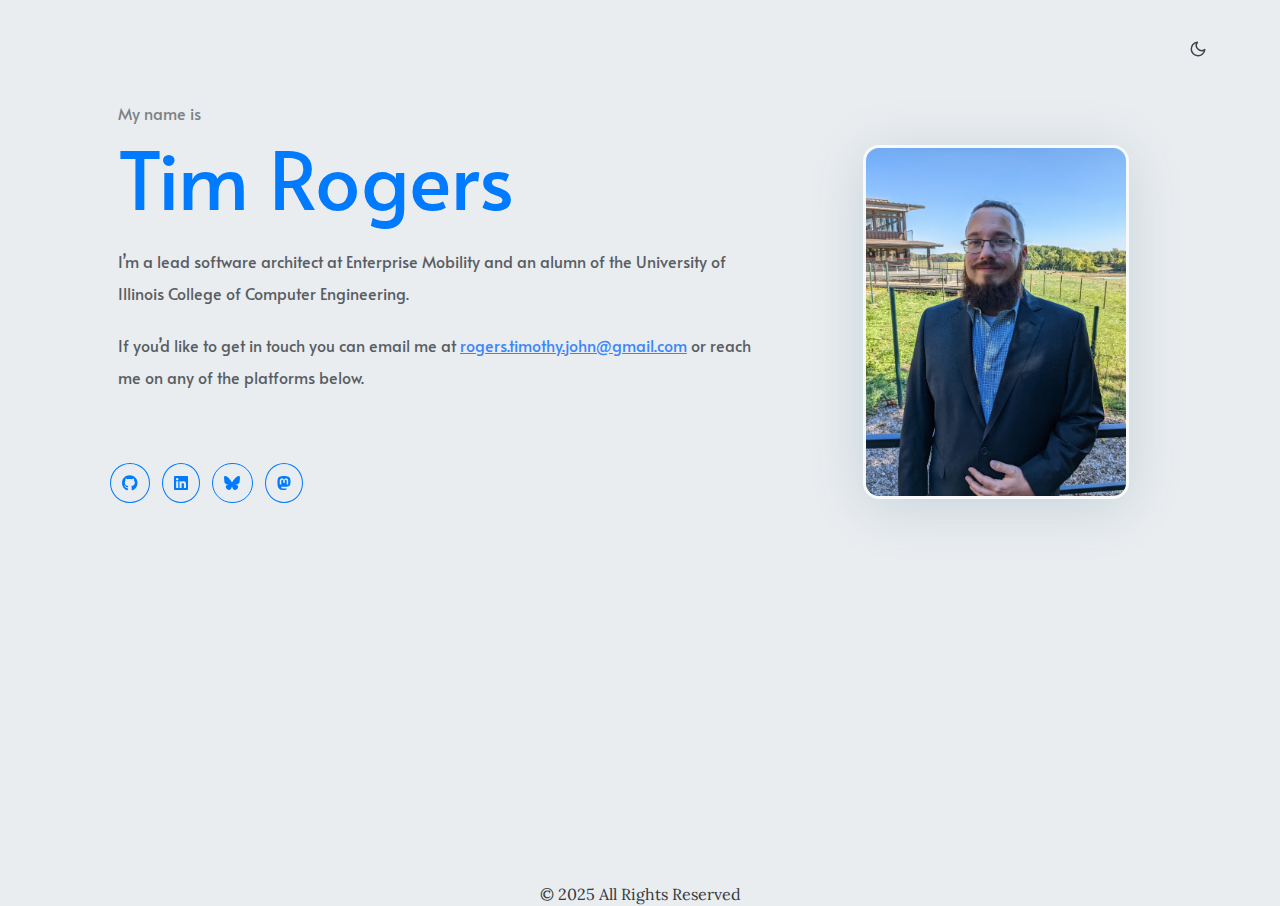
<file: index.html>
<!DOCTYPE html>
<html>

<head>
	<meta name="generator" content="Hugo 0.139.2"><meta charset="UTF-8">
<meta name="viewport" content="width=device-width, initial-scale=1.0">
<meta http-equiv="X-UA-Compatible" content="ie=edge">
<meta http-equiv="Accept-CH" content="DPR, Viewport-Width, Width">
<link rel="icon" href=ZgotmplZ type="image/gif">


<link rel="preconnect" href="https://fonts.googleapis.com">
<link rel="preconnect" href="https://fonts.gstatic.com" crossorigin>
<link rel="preload"
      as="style"
      href="https://fonts.googleapis.com/css2?family=Alata&family=Lora:ital,wght@0,400;0,500;0,600;0,700;1,400;1,500;1,600;1,700&family=Roboto:ital,wght@0,100;0,300;0,400;0,500;0,700;0,900;1,100;1,300;1,400;1,500;1,700;1,900&display=swap"
>
<link rel="stylesheet"
      href="https://fonts.googleapis.com/css2?family=Alata&family=Lora:ital,wght@0,400;0,500;0,600;0,700;1,400;1,500;1,600;1,700&family=Roboto:ital,wght@0,100;0,300;0,400;0,500;0,700;0,900;1,100;1,300;1,400;1,500;1,700;1,900&display=swap"
      media="print" onload="this.media='all'" />
<noscript>
  <link
          href="https://fonts.googleapis.com/css2?family=Alata&family=Lora:ital,wght@0,400;0,500;0,600;0,700;1,400;1,500;1,600;1,700&family=Roboto:ital,wght@0,100;0,300;0,400;0,500;0,700;0,900;1,100;1,300;1,400;1,500;1,700;1,900&display=swap"
          rel="stylesheet">
</noscript>


<link rel="stylesheet" href="/css/font.css" media="all">



<meta property="og:url" content="https://timothyjrogers.com/">
  <meta property="og:site_name" content="Tim Rogers">
  <meta property="og:title" content="Tim Rogers">
  <meta property="og:locale" content="en_us">
  <meta property="og:type" content="website">


  <meta name="twitter:card" content="summary">
  <meta name="twitter:title" content="Tim Rogers">


<link rel="stylesheet" href="/bootstrap-5/css/bootstrap.min.css" media="all"><link rel="stylesheet" href="/css/header.css" media="all">
<link rel="stylesheet" href="/css/footer.css" media="all">


<link rel="stylesheet" href="/css/theme.css" media="all">

<style>
    :root {
        --text-color: #343a40;
        --text-secondary-color: #6c757d;
        --text-link-color: #007bff;
        --background-color: #eaedf0;
        --secondary-background-color: #64ffda1a;
        --primary-color: #007bff;
        --secondary-color: #f8f9fa;

         
        --text-color-dark: #e4e6eb;
        --text-secondary-color-dark: #b0b3b8;
        --text-link-color-dark: #ffffff;
        --background-color-dark: #18191a;
        --secondary-background-color-dark: #212529;
        --primary-color-dark: #ffffff;
        --secondary-color-dark: #212529;
    }
    body {
        font-size: 1rem;
        font-weight: 400;
        line-height: 1.5;
        text-align: left;
    }

    html {
        background-color: var(--background-color) !important;
    }

    body::-webkit-scrollbar {
        height: 0px;
        width: 8px;
        background-color: var(--background-color);
    }

    ::-webkit-scrollbar-track {
        border-radius: 1rem;
    }

    ::-webkit-scrollbar-thumb {
        border-radius: 1rem;
        background: #b0b0b0;
        outline: 1px solid var(--background-color);
    }

    #search-content::-webkit-scrollbar {
        width: .5em;
        height: .1em;
        background-color: var(--background-color);
    }
</style>



<meta name="description" content=ZgotmplZ>
<link rel="stylesheet" href="/css/index.css" media="all">
<link rel="stylesheet" href="/css/projects.css" media="all">


<script defer src="/fontawesome-6/all-6.7.2.js"></script>


  
  

  <title>
Tim Rogers

  </title>
</head>

<body class="light">
  
  
<script>
    let localStorageValue = localStorage.getItem("pref-theme");
    let mediaQuery = window.matchMedia('(prefers-color-scheme: dark)').matches;

    switch (localStorageValue) {
        case "dark":
            document.body.classList.add('dark');
            break;
        case "light":
            document.body.classList.remove('dark');
            break;
        default:
            if (mediaQuery) {
                document.body.classList.add('dark');
            }
            break;
    }
</script>




<script>
    var prevScrollPos = window.pageYOffset;
    window.addEventListener("scroll", function showHeaderOnScroll() {
        let profileHeaderElem = document.getElementById("profileHeader");
        let currentScrollPos = window.pageYOffset;
        let resetHeaderStyle = false;
        let showNavBarOnScrollUp =  true ;
        let showNavBar = showNavBarOnScrollUp ? prevScrollPos > currentScrollPos : currentScrollPos > 0;
        if (showNavBar) {
            profileHeaderElem.classList.add("showHeaderOnTop");
        } else {
            resetHeaderStyle = true;
        }
        if(currentScrollPos === 0) {
            resetHeaderStyle = true;
        }
        if(resetHeaderStyle) {
            profileHeaderElem.classList.remove("showHeaderOnTop");
        }
        prevScrollPos = currentScrollPos;
    });
</script>



<header id="profileHeader">
    <nav class="pt-3 navbar navbar-expand-lg ">
        <div class="container-fluid mx-xs-2 mx-sm-5 mx-md-5 mx-lg-5">
            
            <a class="navbar-brand primary-font text-wrap" href="/">
                
                 
                
            </a>

            

            
            <button class="navbar-toggler" type="button" data-bs-toggle="collapse" data-bs-target="#navbarContent"
                aria-controls="navbarContent" aria-expanded="false" aria-label="Toggle navigation">
                <svg aria-hidden="true" height="24" viewBox="0 0 16 16" version="1.1" width="24" data-view-component="true">
                    <path fill-rule="evenodd" d="M1 2.75A.75.75 0 011.75 2h12.5a.75.75 0 110 1.5H1.75A.75.75 0 011 2.75zm0 5A.75.75 0 011.75 7h12.5a.75.75 0 110 1.5H1.75A.75.75 0 011 7.75zM1.75 12a.75.75 0 100 1.5h12.5a.75.75 0 100-1.5H1.75z"></path>
                </svg>
            </button>

            
            <div class="collapse navbar-collapse text-wrap primary-font" id="navbarContent">
                <ul class="navbar-nav ms-auto text-center">
                    

                    

                    

                    

                    

                    

                    

                    

                    
                    

                    
                    <li class="nav-item navbar-text">
                        
                        <div class="text-center">
                            <button id="theme-toggle">
                                <svg id="moon" xmlns="http://www.w3.org/2000/svg" width="24" height="24" viewBox="0 0 24 24" fill="none" stroke="currentColor" stroke-width="2" stroke-linecap="round" stroke-linejoin="round">
                                    <path d="M21 12.79A9 9 0 1 1 11.21 3 7 7 0 0 0 21 12.79z"></path>
                                </svg>
                                <svg id="sun" xmlns="http://www.w3.org/2000/svg" width="24" height="24" viewBox="0 0 24 24" fill="none" stroke="currentColor" stroke-width="2" stroke-linecap="round" stroke-linejoin="round">
                                    <circle cx="12" cy="12" r="5"></circle>
                                    <line x1="12" y1="1" x2="12" y2="3"></line>
                                    <line x1="12" y1="21" x2="12" y2="23"></line>
                                    <line x1="4.22" y1="4.22" x2="5.64" y2="5.64"></line>
                                    <line x1="18.36" y1="18.36" x2="19.78" y2="19.78"></line>
                                    <line x1="1" y1="12" x2="3" y2="12"></line>
                                    <line x1="21" y1="12" x2="23" y2="12"></line>
                                    <line x1="4.22" y1="19.78" x2="5.64" y2="18.36"></line>
                                    <line x1="18.36" y1="5.64" x2="19.78" y2="4.22"></line>
                                </svg>
                            </button>
                        </div>
                    </li>
                    

                </ul>

            </div>
        </div>
    </nav>
</header>
<div id="content">
<section id="hero" class="p-0 align-middle">
    <div class="container px-3 px-sm-5 px-md-5 px-lg-5 pt-lg-3">
        <div class="row">
            <div class="col-sm-12 col-md-12 col-lg-8 content " id="primary-font">
                <span class="subtitle">
                    My name is
                </span>
                <h2>
                    Tim Rogers
                </h2>
                <h3>
                    
                </h3>
                <p class="hero-content">
                    <p>I’m a lead software architect at Enterprise Mobility and an alumn of the University of Illinois College of Computer Engineering.</p>
<p>If you’d like to get in touch you can email me at <a href="mailto:rogers.timothy.john@gmail.com">rogers.timothy.john@gmail.com</a> or reach me on any of the platforms below.</p>

                </p>
                <div class="row">
                    
                    <div class="col-auto px-0 h-100"><span>
    
    <span class="px-1">
        <a href="https://github.com/timothyjrogers"
             target="_blank" 
            class="btn social-icon"
        >
            <i class="fab fa-github"></i>
        </a>
    </span>
    
    <span class="px-1">
        <a href="https://www.linkedin.com/in/tim-rogers-7b740838/"
             target="_blank" 
            class="btn social-icon"
        >
            <i class="fab fa-linkedin"></i>
        </a>
    </span>
    
    <span class="px-1">
        <a href="https://bsky.app/profile/timothyjrogers.com"
             target="_blank" 
            class="btn social-icon"
        >
            <i class="fab fa-bluesky"></i>
        </a>
    </span>
    
    <span class="px-1">
        <a href="https://hachyderm.io/@timiam"
             target="_blank" 
            class="btn social-icon"
        >
            <i class="fab fa-mastodon"></i>
        </a>
    </span>
    

    
</span>
</div>
                </div>
            </div>
            <div class="col-sm-12 col-md-12 col-lg-4">
                <div class="row justify-content-center">
                    <div class="col-sm-12 col-md-9 pt-5 image  px-5 px-md-5 px-lg-0 text-center">
                        <img src="/images/hero.jpg"
                            class="img-thumbnail mx-auto"
                            alt=""
                        >
                    </div>
                </div>
            </div>
        </div>
    </div>
    
</section>




<svg xmlns="http://www.w3.org/2000/svg" style="display: none;">
  <symbol id="check-circle-fill" viewBox="0 0 16 16">
    <path d="M16 8A8 8 0 1 1 0 8a8 8 0 0 1 16 0zm-3.97-3.03a.75.75 0 0 0-1.08.022L7.477 9.417 5.384 7.323a.75.75 0 0 0-1.06 1.06L6.97 11.03a.75.75 0 0 0 1.079-.02l3.992-4.99a.75.75 0 0 0-.01-1.05z"/>
  </symbol>
  <symbol id="info-fill" viewBox="0 0 16 16">
    <path d="M8 16A8 8 0 1 0 8 0a8 8 0 0 0 0 16zm.93-9.412-1 4.705c-.07.34.029.533.304.533.194 0 .487-.07.686-.246l-.088.416c-.287.346-.92.598-1.465.598-.703 0-1.002-.422-.808-1.319l.738-3.468c.064-.293.006-.399-.287-.47l-.451-.081.082-.381 2.29-.287zM8 5.5a1 1 0 1 1 0-2 1 1 0 0 1 0 2z"/>
  </symbol>
  <symbol id="exclamation-triangle-fill" viewBox="0 0 16 16">
    <path d="M8.982 1.566a1.13 1.13 0 0 0-1.96 0L.165 13.233c-.457.778.091 1.767.98 1.767h13.713c.889 0 1.438-.99.98-1.767L8.982 1.566zM8 5c.535 0 .954.462.9.995l-.35 3.507a.552.552 0 0 1-1.1 0L7.1 5.995A.905.905 0 0 1 8 5zm.002 6a1 1 0 1 1 0 2 1 1 0 0 1 0-2z"/>
  </symbol>
</svg>
<a rel="me" href="https://kind.social/@timiam" style="display:none;">Mastodon</a>
<a rel="me" href="https://hachyderm.io/@timiam" style="display:none;">Mastodon</a>

  </div><footer>
    
 

<div class="text-center p-0">
    

    

    

    

    
</div><div class="container p-0">
    <div class="row justify-content-center">
        <div class="col-md-4 text-center">
            
            &copy; 2025  All Rights Reserved
        </div>
    </div>
</div>
</footer><script src="/bootstrap-5/js/bootstrap.bundle.min.js"></script>
<script>
    if (localStorage.getItem("pref-theme") === "dark") {
        document.body.classList.add('dark');
    } else if (localStorage.getItem("pref-theme") === "light") {
        document.body.classList.remove('dark')
    } else if (window.matchMedia && window.matchMedia('(prefers-color-scheme: dark)').matches) {
        document.body.classList.add('dark');
    }

</script>
<script>
    document.getElementById("theme-toggle").addEventListener("click", () => {
        if (document.body.className.includes("dark")) {
            document.body.classList.remove('dark');
            localStorage.setItem("pref-theme", 'light');
        } else {
            document.body.classList.add('dark');
            localStorage.setItem("pref-theme", 'dark');
        }
    })

    var tooltipTriggerList = [].slice.call(document.querySelectorAll('[data-bs-toggle="tooltip"]'))
    var tooltipList = tooltipTriggerList.map(function (tooltipTriggerEl) {
        return new bootstrap.Tooltip(tooltipTriggerEl)
    })

</script>












  <section id="search-content" class="py-2">
    <div class="container" id="search-results"></div>
  </section>
</body>

</html>
</file>
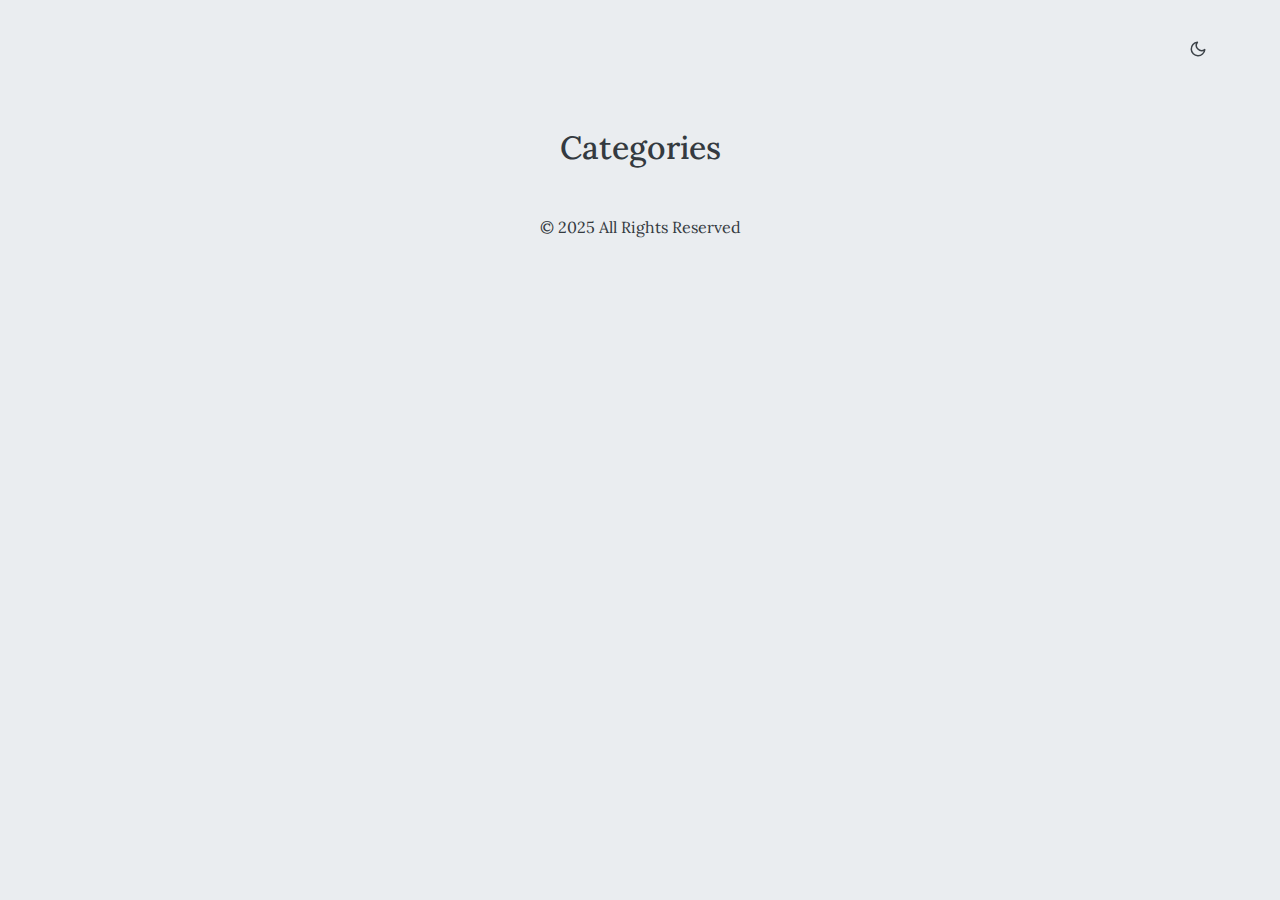
<file: categories/index.html>
<!DOCTYPE html>
<html>

<head><meta charset="UTF-8">
<meta name="viewport" content="width=device-width, initial-scale=1.0">
<meta http-equiv="X-UA-Compatible" content="ie=edge">
<meta http-equiv="Accept-CH" content="DPR, Viewport-Width, Width">
<link rel="icon" href=ZgotmplZ type="image/gif">


<link rel="preconnect" href="https://fonts.googleapis.com">
<link rel="preconnect" href="https://fonts.gstatic.com" crossorigin>
<link rel="preload"
      as="style"
      href="https://fonts.googleapis.com/css2?family=Alata&family=Lora:ital,wght@0,400;0,500;0,600;0,700;1,400;1,500;1,600;1,700&family=Roboto:ital,wght@0,100;0,300;0,400;0,500;0,700;0,900;1,100;1,300;1,400;1,500;1,700;1,900&display=swap"
>
<link rel="stylesheet"
      href="https://fonts.googleapis.com/css2?family=Alata&family=Lora:ital,wght@0,400;0,500;0,600;0,700;1,400;1,500;1,600;1,700&family=Roboto:ital,wght@0,100;0,300;0,400;0,500;0,700;0,900;1,100;1,300;1,400;1,500;1,700;1,900&display=swap"
      media="print" onload="this.media='all'" />
<noscript>
  <link
          href="https://fonts.googleapis.com/css2?family=Alata&family=Lora:ital,wght@0,400;0,500;0,600;0,700;1,400;1,500;1,600;1,700&family=Roboto:ital,wght@0,100;0,300;0,400;0,500;0,700;0,900;1,100;1,300;1,400;1,500;1,700;1,900&display=swap"
          rel="stylesheet">
</noscript>


<link rel="stylesheet" href="/css/font.css" media="all">



<meta property="og:url" content="https://timothyjrogers.com/categories/">
  <meta property="og:site_name" content="Tim Rogers">
  <meta property="og:title" content="Categories">
  <meta property="og:locale" content="en_us">
  <meta property="og:type" content="website">


  <meta name="twitter:card" content="summary">
  <meta name="twitter:title" content="Categories">


<link rel="stylesheet" href="/bootstrap-5/css/bootstrap.min.css" media="all"><link rel="stylesheet" href="/css/header.css" media="all">
<link rel="stylesheet" href="/css/footer.css" media="all">


<link rel="stylesheet" href="/css/theme.css" media="all">

<style>
    :root {
        --text-color: #343a40;
        --text-secondary-color: #6c757d;
        --text-link-color: #007bff;
        --background-color: #eaedf0;
        --secondary-background-color: #64ffda1a;
        --primary-color: #007bff;
        --secondary-color: #f8f9fa;

         
        --text-color-dark: #e4e6eb;
        --text-secondary-color-dark: #b0b3b8;
        --text-link-color-dark: #ffffff;
        --background-color-dark: #18191a;
        --secondary-background-color-dark: #212529;
        --primary-color-dark: #ffffff;
        --secondary-color-dark: #212529;
    }
    body {
        font-size: 1rem;
        font-weight: 400;
        line-height: 1.5;
        text-align: left;
    }

    html {
        background-color: var(--background-color) !important;
    }

    body::-webkit-scrollbar {
        height: 0px;
        width: 8px;
        background-color: var(--background-color);
    }

    ::-webkit-scrollbar-track {
        border-radius: 1rem;
    }

    ::-webkit-scrollbar-thumb {
        border-radius: 1rem;
        background: #b0b0b0;
        outline: 1px solid var(--background-color);
    }

    #search-content::-webkit-scrollbar {
        width: .5em;
        height: .1em;
        background-color: var(--background-color);
    }
</style>



<meta name="description" content="Categories of Tim Rogers">
<link rel="stylesheet" href="/css/list.css" media="all">


  
  

  <title>
Categories | Tim Rogers

  </title>
</head>

<body class="light">
  
  
<script>
    let localStorageValue = localStorage.getItem("pref-theme");
    let mediaQuery = window.matchMedia('(prefers-color-scheme: dark)').matches;

    switch (localStorageValue) {
        case "dark":
            document.body.classList.add('dark');
            break;
        case "light":
            document.body.classList.remove('dark');
            break;
        default:
            if (mediaQuery) {
                document.body.classList.add('dark');
            }
            break;
    }
</script>




<script>
    var prevScrollPos = window.pageYOffset;
    window.addEventListener("scroll", function showHeaderOnScroll() {
        let profileHeaderElem = document.getElementById("profileHeader");
        let currentScrollPos = window.pageYOffset;
        let resetHeaderStyle = false;
        let showNavBarOnScrollUp =  true ;
        let showNavBar = showNavBarOnScrollUp ? prevScrollPos > currentScrollPos : currentScrollPos > 0;
        if (showNavBar) {
            profileHeaderElem.classList.add("showHeaderOnTop");
        } else {
            resetHeaderStyle = true;
        }
        if(currentScrollPos === 0) {
            resetHeaderStyle = true;
        }
        if(resetHeaderStyle) {
            profileHeaderElem.classList.remove("showHeaderOnTop");
        }
        prevScrollPos = currentScrollPos;
    });
</script>



<header id="profileHeader">
    <nav class="pt-3 navbar navbar-expand-lg ">
        <div class="container-fluid mx-xs-2 mx-sm-5 mx-md-5 mx-lg-5">
            
            <a class="navbar-brand primary-font text-wrap" href="/">
                
                 
                
            </a>

            

            
            <button class="navbar-toggler" type="button" data-bs-toggle="collapse" data-bs-target="#navbarContent"
                aria-controls="navbarContent" aria-expanded="false" aria-label="Toggle navigation">
                <svg aria-hidden="true" height="24" viewBox="0 0 16 16" version="1.1" width="24" data-view-component="true">
                    <path fill-rule="evenodd" d="M1 2.75A.75.75 0 011.75 2h12.5a.75.75 0 110 1.5H1.75A.75.75 0 011 2.75zm0 5A.75.75 0 011.75 7h12.5a.75.75 0 110 1.5H1.75A.75.75 0 011 7.75zM1.75 12a.75.75 0 100 1.5h12.5a.75.75 0 100-1.5H1.75z"></path>
                </svg>
            </button>

            
            <div class="collapse navbar-collapse text-wrap primary-font" id="navbarContent">
                <ul class="navbar-nav ms-auto text-center">
                    

                    

                    

                    

                    

                    

                    

                    

                    
                    

                    
                    <li class="nav-item navbar-text">
                        
                        <div class="text-center">
                            <button id="theme-toggle">
                                <svg id="moon" xmlns="http://www.w3.org/2000/svg" width="24" height="24" viewBox="0 0 24 24" fill="none" stroke="currentColor" stroke-width="2" stroke-linecap="round" stroke-linejoin="round">
                                    <path d="M21 12.79A9 9 0 1 1 11.21 3 7 7 0 0 0 21 12.79z"></path>
                                </svg>
                                <svg id="sun" xmlns="http://www.w3.org/2000/svg" width="24" height="24" viewBox="0 0 24 24" fill="none" stroke="currentColor" stroke-width="2" stroke-linecap="round" stroke-linejoin="round">
                                    <circle cx="12" cy="12" r="5"></circle>
                                    <line x1="12" y1="1" x2="12" y2="3"></line>
                                    <line x1="12" y1="21" x2="12" y2="23"></line>
                                    <line x1="4.22" y1="4.22" x2="5.64" y2="5.64"></line>
                                    <line x1="18.36" y1="18.36" x2="19.78" y2="19.78"></line>
                                    <line x1="1" y1="12" x2="3" y2="12"></line>
                                    <line x1="21" y1="12" x2="23" y2="12"></line>
                                    <line x1="4.22" y1="19.78" x2="5.64" y2="18.36"></line>
                                    <line x1="18.36" y1="5.64" x2="19.78" y2="4.22"></line>
                                </svg>
                            </button>
                        </div>
                    </li>
                    

                </ul>

            </div>
        </div>
    </nav>
</header>
<div id="content">
<div class="container pt-5" id="list-page">
    <h2 class="text-center pb-2">Categories</h2>
    <div class="row">
        
        <div class="row justify-content-center">
            <div class="col-auto m-3">
                
            </div>
        </div>
    </div>
</div>

  </div><footer>
    
 

<div class="text-center p-0">
    

    

    

    

    
</div><div class="container p-0">
    <div class="row justify-content-center">
        <div class="col-md-4 text-center">
            
            &copy; 2025  All Rights Reserved
        </div>
    </div>
</div>
</footer><script src="/bootstrap-5/js/bootstrap.bundle.min.js"></script>
<script>
    if (localStorage.getItem("pref-theme") === "dark") {
        document.body.classList.add('dark');
    } else if (localStorage.getItem("pref-theme") === "light") {
        document.body.classList.remove('dark')
    } else if (window.matchMedia && window.matchMedia('(prefers-color-scheme: dark)').matches) {
        document.body.classList.add('dark');
    }

</script>
<script>
    document.getElementById("theme-toggle").addEventListener("click", () => {
        if (document.body.className.includes("dark")) {
            document.body.classList.remove('dark');
            localStorage.setItem("pref-theme", 'light');
        } else {
            document.body.classList.add('dark');
            localStorage.setItem("pref-theme", 'dark');
        }
    })

    var tooltipTriggerList = [].slice.call(document.querySelectorAll('[data-bs-toggle="tooltip"]'))
    var tooltipList = tooltipTriggerList.map(function (tooltipTriggerEl) {
        return new bootstrap.Tooltip(tooltipTriggerEl)
    })

</script>












  <section id="search-content" class="py-2">
    <div class="container" id="search-results"></div>
  </section>
</body>

</html>
</file>
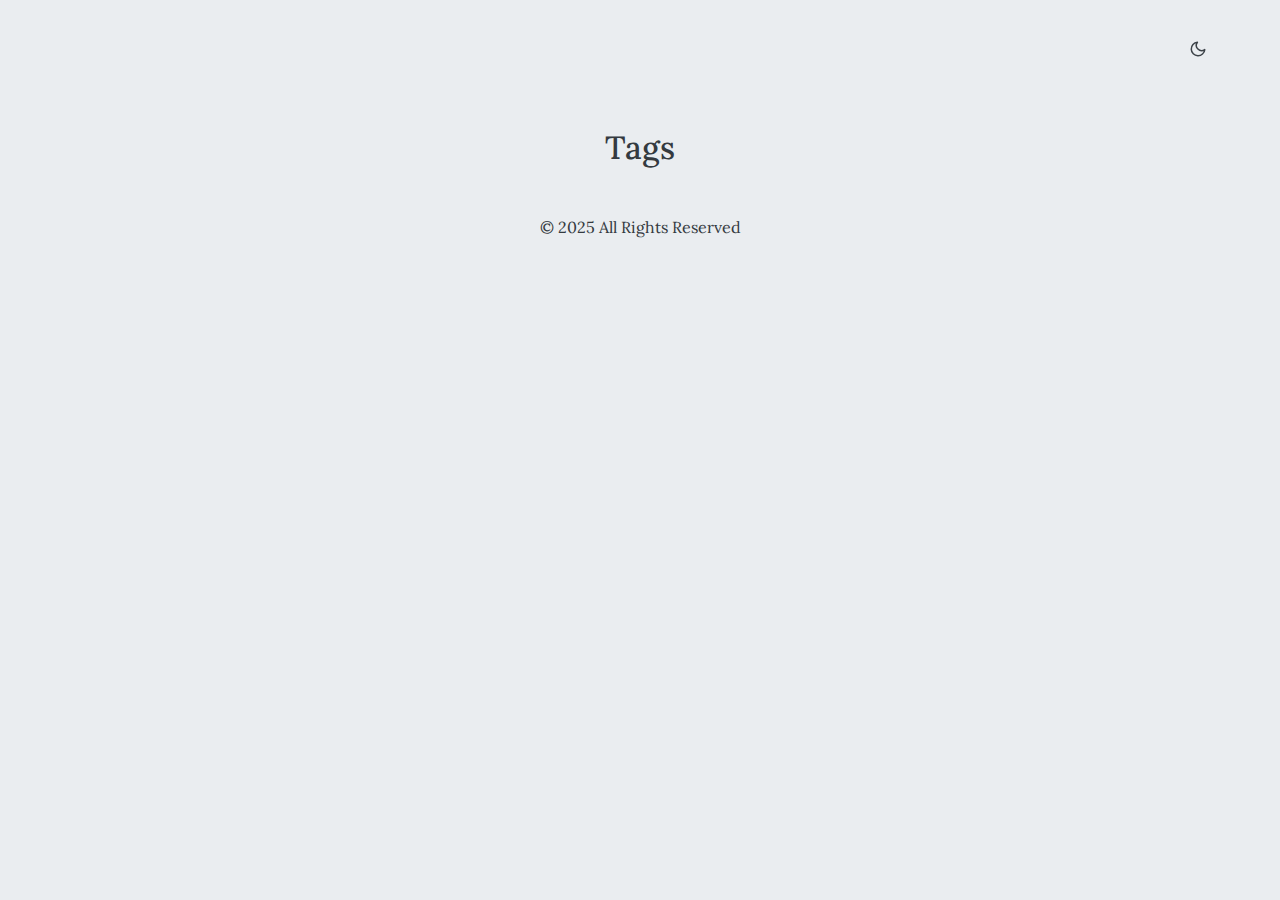
<file: tags/index.html>
<!DOCTYPE html>
<html>

<head><meta charset="UTF-8">
<meta name="viewport" content="width=device-width, initial-scale=1.0">
<meta http-equiv="X-UA-Compatible" content="ie=edge">
<meta http-equiv="Accept-CH" content="DPR, Viewport-Width, Width">
<link rel="icon" href=ZgotmplZ type="image/gif">


<link rel="preconnect" href="https://fonts.googleapis.com">
<link rel="preconnect" href="https://fonts.gstatic.com" crossorigin>
<link rel="preload"
      as="style"
      href="https://fonts.googleapis.com/css2?family=Alata&family=Lora:ital,wght@0,400;0,500;0,600;0,700;1,400;1,500;1,600;1,700&family=Roboto:ital,wght@0,100;0,300;0,400;0,500;0,700;0,900;1,100;1,300;1,400;1,500;1,700;1,900&display=swap"
>
<link rel="stylesheet"
      href="https://fonts.googleapis.com/css2?family=Alata&family=Lora:ital,wght@0,400;0,500;0,600;0,700;1,400;1,500;1,600;1,700&family=Roboto:ital,wght@0,100;0,300;0,400;0,500;0,700;0,900;1,100;1,300;1,400;1,500;1,700;1,900&display=swap"
      media="print" onload="this.media='all'" />
<noscript>
  <link
          href="https://fonts.googleapis.com/css2?family=Alata&family=Lora:ital,wght@0,400;0,500;0,600;0,700;1,400;1,500;1,600;1,700&family=Roboto:ital,wght@0,100;0,300;0,400;0,500;0,700;0,900;1,100;1,300;1,400;1,500;1,700;1,900&display=swap"
          rel="stylesheet">
</noscript>


<link rel="stylesheet" href="/css/font.css" media="all">



<meta property="og:url" content="https://timothyjrogers.com/tags/">
  <meta property="og:site_name" content="Tim Rogers">
  <meta property="og:title" content="Tags">
  <meta property="og:locale" content="en_us">
  <meta property="og:type" content="website">


  <meta name="twitter:card" content="summary">
  <meta name="twitter:title" content="Tags">


<link rel="stylesheet" href="/bootstrap-5/css/bootstrap.min.css" media="all"><link rel="stylesheet" href="/css/header.css" media="all">
<link rel="stylesheet" href="/css/footer.css" media="all">


<link rel="stylesheet" href="/css/theme.css" media="all">

<style>
    :root {
        --text-color: #343a40;
        --text-secondary-color: #6c757d;
        --text-link-color: #007bff;
        --background-color: #eaedf0;
        --secondary-background-color: #64ffda1a;
        --primary-color: #007bff;
        --secondary-color: #f8f9fa;

         
        --text-color-dark: #e4e6eb;
        --text-secondary-color-dark: #b0b3b8;
        --text-link-color-dark: #ffffff;
        --background-color-dark: #18191a;
        --secondary-background-color-dark: #212529;
        --primary-color-dark: #ffffff;
        --secondary-color-dark: #212529;
    }
    body {
        font-size: 1rem;
        font-weight: 400;
        line-height: 1.5;
        text-align: left;
    }

    html {
        background-color: var(--background-color) !important;
    }

    body::-webkit-scrollbar {
        height: 0px;
        width: 8px;
        background-color: var(--background-color);
    }

    ::-webkit-scrollbar-track {
        border-radius: 1rem;
    }

    ::-webkit-scrollbar-thumb {
        border-radius: 1rem;
        background: #b0b0b0;
        outline: 1px solid var(--background-color);
    }

    #search-content::-webkit-scrollbar {
        width: .5em;
        height: .1em;
        background-color: var(--background-color);
    }
</style>



<meta name="description" content="Tags of Tim Rogers">
<link rel="stylesheet" href="/css/list.css" media="all">


  
  

  <title>
Tags | Tim Rogers

  </title>
</head>

<body class="light">
  
  
<script>
    let localStorageValue = localStorage.getItem("pref-theme");
    let mediaQuery = window.matchMedia('(prefers-color-scheme: dark)').matches;

    switch (localStorageValue) {
        case "dark":
            document.body.classList.add('dark');
            break;
        case "light":
            document.body.classList.remove('dark');
            break;
        default:
            if (mediaQuery) {
                document.body.classList.add('dark');
            }
            break;
    }
</script>




<script>
    var prevScrollPos = window.pageYOffset;
    window.addEventListener("scroll", function showHeaderOnScroll() {
        let profileHeaderElem = document.getElementById("profileHeader");
        let currentScrollPos = window.pageYOffset;
        let resetHeaderStyle = false;
        let showNavBarOnScrollUp =  true ;
        let showNavBar = showNavBarOnScrollUp ? prevScrollPos > currentScrollPos : currentScrollPos > 0;
        if (showNavBar) {
            profileHeaderElem.classList.add("showHeaderOnTop");
        } else {
            resetHeaderStyle = true;
        }
        if(currentScrollPos === 0) {
            resetHeaderStyle = true;
        }
        if(resetHeaderStyle) {
            profileHeaderElem.classList.remove("showHeaderOnTop");
        }
        prevScrollPos = currentScrollPos;
    });
</script>



<header id="profileHeader">
    <nav class="pt-3 navbar navbar-expand-lg ">
        <div class="container-fluid mx-xs-2 mx-sm-5 mx-md-5 mx-lg-5">
            
            <a class="navbar-brand primary-font text-wrap" href="/">
                
                 
                
            </a>

            

            
            <button class="navbar-toggler" type="button" data-bs-toggle="collapse" data-bs-target="#navbarContent"
                aria-controls="navbarContent" aria-expanded="false" aria-label="Toggle navigation">
                <svg aria-hidden="true" height="24" viewBox="0 0 16 16" version="1.1" width="24" data-view-component="true">
                    <path fill-rule="evenodd" d="M1 2.75A.75.75 0 011.75 2h12.5a.75.75 0 110 1.5H1.75A.75.75 0 011 2.75zm0 5A.75.75 0 011.75 7h12.5a.75.75 0 110 1.5H1.75A.75.75 0 011 7.75zM1.75 12a.75.75 0 100 1.5h12.5a.75.75 0 100-1.5H1.75z"></path>
                </svg>
            </button>

            
            <div class="collapse navbar-collapse text-wrap primary-font" id="navbarContent">
                <ul class="navbar-nav ms-auto text-center">
                    

                    

                    

                    

                    

                    

                    

                    

                    
                    

                    
                    <li class="nav-item navbar-text">
                        
                        <div class="text-center">
                            <button id="theme-toggle">
                                <svg id="moon" xmlns="http://www.w3.org/2000/svg" width="24" height="24" viewBox="0 0 24 24" fill="none" stroke="currentColor" stroke-width="2" stroke-linecap="round" stroke-linejoin="round">
                                    <path d="M21 12.79A9 9 0 1 1 11.21 3 7 7 0 0 0 21 12.79z"></path>
                                </svg>
                                <svg id="sun" xmlns="http://www.w3.org/2000/svg" width="24" height="24" viewBox="0 0 24 24" fill="none" stroke="currentColor" stroke-width="2" stroke-linecap="round" stroke-linejoin="round">
                                    <circle cx="12" cy="12" r="5"></circle>
                                    <line x1="12" y1="1" x2="12" y2="3"></line>
                                    <line x1="12" y1="21" x2="12" y2="23"></line>
                                    <line x1="4.22" y1="4.22" x2="5.64" y2="5.64"></line>
                                    <line x1="18.36" y1="18.36" x2="19.78" y2="19.78"></line>
                                    <line x1="1" y1="12" x2="3" y2="12"></line>
                                    <line x1="21" y1="12" x2="23" y2="12"></line>
                                    <line x1="4.22" y1="19.78" x2="5.64" y2="18.36"></line>
                                    <line x1="18.36" y1="5.64" x2="19.78" y2="4.22"></line>
                                </svg>
                            </button>
                        </div>
                    </li>
                    

                </ul>

            </div>
        </div>
    </nav>
</header>
<div id="content">
<div class="container pt-5" id="list-page">
    <h2 class="text-center pb-2">Tags</h2>
    <div class="row">
        
        <div class="row justify-content-center">
            <div class="col-auto m-3">
                
            </div>
        </div>
    </div>
</div>

  </div><footer>
    
 

<div class="text-center p-0">
    

    

    

    

    
</div><div class="container p-0">
    <div class="row justify-content-center">
        <div class="col-md-4 text-center">
            
            &copy; 2025  All Rights Reserved
        </div>
    </div>
</div>
</footer><script src="/bootstrap-5/js/bootstrap.bundle.min.js"></script>
<script>
    if (localStorage.getItem("pref-theme") === "dark") {
        document.body.classList.add('dark');
    } else if (localStorage.getItem("pref-theme") === "light") {
        document.body.classList.remove('dark')
    } else if (window.matchMedia && window.matchMedia('(prefers-color-scheme: dark)').matches) {
        document.body.classList.add('dark');
    }

</script>
<script>
    document.getElementById("theme-toggle").addEventListener("click", () => {
        if (document.body.className.includes("dark")) {
            document.body.classList.remove('dark');
            localStorage.setItem("pref-theme", 'light');
        } else {
            document.body.classList.add('dark');
            localStorage.setItem("pref-theme", 'dark');
        }
    })

    var tooltipTriggerList = [].slice.call(document.querySelectorAll('[data-bs-toggle="tooltip"]'))
    var tooltipList = tooltipTriggerList.map(function (tooltipTriggerEl) {
        return new bootstrap.Tooltip(tooltipTriggerEl)
    })

</script>












  <section id="search-content" class="py-2">
    <div class="container" id="search-results"></div>
  </section>
</body>

</html>
</file>
<file: css/font.css>
/* Default font for body */
body {
    font-family: "Lora", serif !important;
}

/* secondary font */
.secondary-font, #secondary-font {
    font-family: "Lora", serif;
}

/* primary font */
.primary-font, #primary-font {
    font-family: "Alata", sans-serif;
}

/* Default font */
.default-font, #default-font {
    font-family: "Roboto", sans-serif;
}
</file>
<file: css/header.css>
header {
    z-index: 10;
    position: relative;
    top: 0;
}

.showHeaderOnTop {
    box-shadow: 0px 8px 56px rgba(15, 80, 100, 0.16);
    top: 0;
    position: sticky;
}

header .navbar .navbar-nav a {
    color: var(--text-color) !important;
}

#theme-toggle {
    background-color: var(--background-color) !important;
    color: var(--text-color) !important;
}

.navbar-toggler {
    border: none;
    outline: none;
    color: var(--text-color);
}
.navbar-toggler svg {
    fill: currentColor;
    color: var(--text-color);
}
.navbar-toggler:focus {
    box-shadow: 0 0 0 .05em;
}
.navbar-text {
    font-size: 16px !important;
    opacity: 0.95;
    white-space: nowrap;
}
header .nav-link{
    transition: none !important;
}
.navbar-brand {
    color: var(--primary-color) !important;
    opacity: 0.95;
} 
.navbar .nav-link:hover {
    color: var(--primary-color) !important;
}
.nav-link.nav-link-sep:after {
    content: "|";
    color: var(--text-color) !important;
}

li > .dropdown-toggle:focus{
    color: var(--primary-color) !important;
}

.dropdown-menu {
    overflow: auto;
    /* z-index: 100; */
    background-color: var(--background-color) !important;
    border-color: var(--text-secondary-color) !important;
}

.dropdown-item:hover {
    background-color: var(--secondary-color) !important;
}

.dropdown-item:focus, .dropdown-item:active {
    background-color: var(--secondary-color) !important;
}

.dropdown-divider {
	border-top: 1px solid var(--lt-color-border-dark);
}

#search {
    border-radius: 1rem !important;
    background-color: var(--secondary-color);
    color: var(--text-color);
    border-color: var(--background-color) !important;
    transition: none;
}

#search:focus {
    box-shadow: 0 0 10px rgba(0, 0, 0, 0.2);
}
#search-content {
    -ms-scroll-chaining: none;
    scrollbar-width: none;
    display: none;
    border-radius: 1rem;
    box-shadow: 0 0 10px rgba(0,0,0,0.2);
    z-index: 9999;
    width: 10%;
    max-height: 350px;
    background-color: var(--secondary-color) !important;
    position: absolute;
    overflow: scroll;
}

#search-content::-webkit-scrollbar {
    display: none;
}

#search-results > .card {
    background-color: transparent !important;
    border: none;
    margin-bottom: 10px;
}

#search-results > .card :hover {
    border-radius: 1rem !important;
    background-color: var(--background-color) !important;
    transition: .2s;
}

#search-results .card a {
    opacity: 0.9;
    display: inline-block;
    text-decoration: none;
    color: var(--text-color) !important;
}

#search-results .card a:hover {
    color: var(--primary-color) !important;
}
</file>
<file: css/footer.css>
footer a h5 {
    color: var(--text-color) !important;
}

footer a {
  text-decoration: none;
  color: var(--text-link-color) !important;
}

footer a:hover {
  color: var(--primary-color) !important;
}

footer .card {
    background-color: var(--secondary-color) !important;
    border-radius: .75rem;
    cursor: context-menu;
    overflow: hidden;
    border: none;
}

footer .card:hover {
    transition: all 0.3s ease-out;
    box-shadow: 0px 8px 56px rgba(15, 80, 100, 0.16);
}

footer .card-text * {
    background-color: var(--secondary-color) !important;
}

footer .card-footer {
    background-color: var(--background-color) !important;
    padding: .8em .7em;
    border: 1px solid var(--secondary-color);
}

footer .card-footer a {
    color: var(--text-link-color) !important;
    border-color: var(--primary-color) !important;
    transition: none;
    background-color: var(--background-color) !important;
}

footer .card-footer a:hover {
    color: var(--primary-color) !important;
    opacity: 0.8;
}

footer .card-footer a:focus {
    box-shadow: none !important;
}

footer .card > .card-header {
    padding: 0 !important;
    border: none !important;
    background-color: var(--secondary-color) !important;
}

footer .card > .card-header .card-img-top {
    width: 100%;
    height: 250px !important;
    object-fit: cover;
    background-color: transparent !important;
}
</file>
<file: css/theme.css>
/* light mode */
.light > *{
    background-color: var(--background-color) !important;
    color: var(--text-color) !important;
}

.light > #footer-socialNetworks-github-svg-path{
    fill: none;
}

/* dark mode */
.dark {
    --background-color: var(--background-color-dark) !important;
    --secondary-background-color: var(--secondary-background-color-dark) !important;
    --text-color: var(--text-color-dark) !important;
    --text-secondary-color: var(--text-secondary-color-dark) !important;
    --text-link-color: var(--text-link-color-dark) !important;
    --primary-color: var(--primary-color-dark);
    --secondary-color: var(--secondary-color-dark);
}

.dark #footer-socialNetworks-github-svg-path{
    fill: #FFFFFF;
}

.text-secondary {
    color: var(--text-secondary-color) !important;
}

#theme-toggle:focus {
    outline: 0;
}

#theme-toggle svg {
    height: 18px;
}

button#theme-toggle {
    border: none;
    font-size: 26px;
    margin: auto 4px;
}

body.dark #moon {
    vertical-align: middle;
    display: none;
}

body:not(.dark) #sun {
    display: none;
}

body *::selection {
    color: var(--text-color) !important;
    background-color: var(--primary-color) !important;
}
</file>
<file: css/index.css>
/* Animation */
@keyframes fade-in {
    0% {
        opacity: 0;
    }
    100% {
        opacity: 1;
    }
}
@keyframes fade-bottom {
  0% {
    transform: translateY(50px);
    opacity: 0;
  }
  100% {
    transform: translateY(0);
    opacity: 1;
  }
}
@keyframes fade-left {
  0% {
    transform: translateX(-10px);
    opacity: 0;
  }
  100% {
    transform: translateX(0);
    opacity: 1;
  }
}

@keyframes fade-right {
  0% {
    transform: translateX(20px);
    opacity: 0;
  }
  100% {
    transform: translateX(0);
    opacity: 1;
  }
}

/* Header animation */
@keyframes fade-up {
  0% {
    transform: translateY(-10px);
    opacity: 0;
  }
  100% {
    transform: translateY(0);
    opacity: 1;
  }
}

header .navbar.animate {
    animation: fade-up 0.5s ease-in;
}

/* ToolTip */

.tooltip {
    line-height: 1rem;
    border-radius: .5rem !important;
}
.tooltip-inner {
    line-height: 1rem;
}
.tooltip .tooltip-arrow { 
    visibility: hidden !important;
}

/* hero */

#hero {
    min-height: 89vh;
    line-height: 2rem;
    max-width: 100%;
}
#hero .content.animate {
    animation: fade-left 1s ease-out;
}

#hero .hero-bottom-svg {
    opacity: 0.5;
    position: absolute;
    bottom: -50px;
    left: -150px;
}

#hero .subtitle {
    font-size: clamp(14px,5vw,16px);
    opacity: 0.6;
}

#hero h2 {
    font-size: clamp(40px, 8vw, 80px);
    color: var(--primary-color) !important;
}

#hero h3 {
    font-size: clamp(40px, 8vw, 60px);
    /* color: var(--primary-color) !important; */
    opacity: 0.5;
}

#hero p {
    margin: 20px 0px 0px;
    max-width: 640px;
    opacity: 0.8;
}

#hero .image img {
    box-shadow:0px 8px 56px rgba(15, 80, 100, 0.16);
    padding: 0;
    border: 3px solid var(--secondary-color);
    border-radius: 1rem;
}

#hero .image.animate img {
    animation: fade-in 1s ease-out;
    transition: box-shadow 0.3s;
}

#hero .image img:hover {
    cursor: pointer;
}

#hero .image.animate img:hover {
    box-shadow: 0 0 11px rgb(15 80 100 / 20%);
    filter: contrast(1.2);
    cursor: pointer;
}

#hero a.btn.social-icon {
    color: var(--primary-color) !important;
    line-height: 0%;
    border-radius: 50%;
    margin-top: 50px;
    padding: 0.7rem;
    border: 1px solid var(--primary-color);
    transition: none;
}

#hero a.btn.social-icon img {
    width: 1em;
}

#hero a.btn.social-icon:hover {
    opacity: 0.8;
}

#hero a.btn {
    margin-top: 50px;
    padding: 0.7rem 1.75rem;
    border: 1px solid var(--primary-color);
    color: var(--text-color) !important;
    border-radius: .75rem;
    transition: none;
}

#hero a.btn:focus {
    box-shadow: none;
}

#hero a.btn:hover {
    background-color: var(--secondary-color) !important;
    color: var(--text-color) !important;
    opacity: 0.9;
}

#hero a.btn.social-icon:hover {
    background-color: var(--background-color) !important;
    opacity: 0.7;
}

#hero .hero-content > a {
    display: inline-block;
    text-decoration: none;
    color: var(--text-link-color) !important;
}

#hero .hero-content > a::after {
    content: "";
    display: block;
    width: 0px;
    height: 2px;
    bottom: 0.37em;
    background-color: var(--primary-color);
    transition: all 0.25s cubic-bezier(0.645,0.045,0.355,1);
    opacity: 0.5;
}

#hero .hero-content > a:hover::after, #hero .hero-content > a:focus::after, #hero .hero-content > a:active::after {
    width: 100%;
}



/* about me */
#about h3 {
    color: var(--text-secondary-color) !important;
}

#about .image img {
    box-shadow: 0px 8px 56px rgba(15, 80, 100, 0.16);
    transition: box-shadow 0.3s;
    padding: 0;
    border: 0;
}

#about .image img:hover {
    box-shadow: 0 0 11px rgb(15 80 100 / 20%);
}

#about ul {
    display: grid;
    grid-template-columns: repeat(2, minmax(140px, 200px));
    gap: 0px 10px;
    padding: 0px;
    margin: 20px 0px 0px;
    overflow: hidden;
    list-style: none;
}

#about ul li {
    position: relative;
    margin-bottom: 10px;
    padding-left: 20px;
}

#about ul li::before {
    content: "▹";
    color: var(--primary-color);
    position: absolute;
    left: 0px;
}

#about .content {
    font-weight: 500;
    opacity: 0.9 !important;
    line-height: 1.7rem !important;
}

#about a {
    display: inline-block;
    text-decoration: none;
    color: var(--text-link-color) !important;
}

#about a::after {
    content: "";
    display: block;
    width: 0px;
    height: 2px;
    bottom: 0.37em;
    background-color: var(--primary-color);
    transition: all 0.25s cubic-bezier(0.645,0.045,0.355,1);
    opacity: 0.5;
}

#about a:hover::after, #about a:focus::after, #about a:active::after {
    width: 100%;
}

/* experience */

#experience h3 {
    color: var(--text-secondary-color) !important;
}

#experience * {
    background-color: transparent !important;
}

#experience .tab-pane > * {
    opacity: 0.9;
}

#experience .tab-pane small {
    opacity: 0.8;
}

#experience .tab-pane ul {
    padding-top: 1%;
    padding-bottom: 1%;
}

#experience .experience-container .tab-content > .tab-pane p {
    padding: 1% 0;
    margin: 0;
}

#experience .experience-container {
    background-color: var(--secondary-color) !important;
    border-radius: .75rem;
    box-shadow: 0px 8px 56px rgb(15 80 100 / 16%);
}

#experience .nav-item .nav-link {
    color: var(--text-color) !important;
    border-bottom: 2px solid transparent; 
    border-radius: 0%;
    transition: none;
    cursor: pointer;
}

#experience .nav-item .nav-link.active {
    color: var(--text-color) !important;
    border-bottom: 2px solid var(--primary-color); 
    opacity: 0.8;
}

#experience .nav-item .nav-link.active:hover { 
    transition: none !important;
}

#experience .nav-item .nav-link:hover {
    border-bottom: 2px solid var(--primary-color);
    opacity: 0.8;
}

#experience a {
    opacity: 0.9;
    display: inline-block;
    text-decoration: none;
    color: var(--text-link-color) !important;
}

#experience a::after {
    content: "";
    display: block;
    width: 0px;
    height: 2px;
    bottom: 0.37em;
    background-color: var(--primary-color);
    transition: all 0.25s cubic-bezier(0.645,0.045,0.355,1);
    opacity: 0.5;
}

#experience a:hover::after, #experience a:focus::after, #experience a:active::after {
    width: 100%;
}

#experience .experience-container .tab-content .tab-pane ul {
    overflow: hidden;
    list-style: none;
    margin-bottom: 0;
}

#experience .experience-container .tab-content .tab-pane ul li {
    position: relative;
    margin-bottom: 10px;
    padding-left: 20px;
}

#experience .experience-container .tab-content .tab-pane ul li::before {
    content: "▹";
    color: var(--primary-color);
    position: absolute;
    left: 0px;
}

#experience .experience-container .tab-content .tab-pane .featuredLink a::after {
    display: block;
    width: auto;
    height: auto;
    bottom: 0em;
    background-color: transparent;
    transition: none;
    opacity: 1;
}

#experience .experience-container .tab-content .tab-pane .featuredLink a.btn {
    border: 1px solid var(--primary-color);
    border-radius: .75rem;
    transition: none;
}

#experience .experience-container .tab-content .tab-pane .featuredLink a.btn:focus {
    box-shadow: none;
}

#experience .experience-container .tab-content .tab-pane .featuredLink a.btn:hover {
    color: var(--text-color) !important;
    opacity: 0.7;
}

/* Education */

#education .container > h3 {
    color: var(--text-secondary-color) !important;
}

#education .row .index {
    opacity: 0.8;
    padding: 13px 20px;
    line-height: 0%;
    border-radius: 50%;
    max-height: 50px;
    z-index: 2;
    background-color: var(--primary-color) !important;
    color: var(--secondary-color) !important;
    font-weight: bold;
}

#education .card * {
    background-color: var(--secondary-color) !important;
}

#education .card {
    border-radius: 1.5rem;
    box-shadow: 0px 8px 56px rgb(15 80 100 / 16%);
    border: 2px solid var(--text-secondary-color) !important;
    transition: box-shadow .2s linear,opacity .2s linear;
    transition: transform 0.2s;
}

#education .card .card-body {
    border-radius: 1.5rem;
    padding: 2rem;
}

@media all and (max-width:768px) {
    #education .card .card-body {
        padding: 2rem 1rem;
    }
}

#education .card:hover {
    transition: 0.3s;
    box-shadow: 0 4px 11px rgb(15 80 100 / 16%);
    border: 2px solid var(--primary-color) !important;
}

#education .card .card-body .education-content a {
    color: var(--text-link-color) !important;
    text-decoration: none;
    opacity: 0.9;
}

#education .card .card-body > a h6 {
    display: inline-block;
    text-decoration: none;
    color: var(--text-link-color) !important;
}

#education .card .card-body > a h6::after {
    content: "";
    display: block;
    width: 0px;
    height: 2px;
    bottom: 0.37em;
    background-color: var(--primary-color);
    transition: all 0.25s cubic-bezier(0.645,0.045,0.355,1);
    opacity: 0.5;
}

#education .card .card-body > a h6:hover::after, #education .card .card-body > a h6:focus::after, #education .card .card-body > a h6:active::after {
    width: 100%;
}

#education .card .card-body a.btn {
    opacity: 0.9;
    border: 1px solid var(--primary-color) !important;
    color: var(--text-color) !important;
    border-radius: .75rem;
    box-shadow: none;
    transition: none;
}

#education .card .card-body a.btn:hover {
    opacity: 0.8;
}

/* achievements */

#achievements a {
    text-decoration: none;
}

#achievements h3 {
    color: var(--text-secondary-color) !important;
}

#achievements .card {
    cursor: context-menu;
    background-color: var(--secondary-color) !important;
    border-radius: 1rem;
    box-shadow: 0 0 36px rgba(0,0,0,0.1);
    /* transform: translate3d(0, 0, 0); */
    transition: box-shadow .2s linear,opacity .2s linear;
    border: 2px solid transparent;
}

#achievements a.card {
    cursor: alias;
}

#achievements .card h5 {
    color: var(--text-color) !important;
    opacity: 0.9;
}

#achievements .card:hover {
    border: 2px solid var(--text-color);
    transition: .3s;
}
#achievements .card:focus {
    border: 2px solid var(--text-color);
    transition: .3s;
}

#achievements .card-text {
    background-color: var(--secondary-color) !important;
    color: var(--text-secondary-color) !important;
}

#achievements img {
    border-radius: 0.7rem;
}

/* contact */

#contact h3 {
    color: var(--text-secondary-color) !important;
}

#contact .btn {
    transition: none;
    transition: opacity 0.3s;
    border-radius: .5rem !important;
    border-color: var(--primary-color) !important;
    background-color: var(--secondary-color) !important;
    color: var(--text-color) !important;
}

#contact .btn:hover {
    opacity: .7;
}

#contact .btn:focus {
    box-shadow: none !important;
}

#contact form .form-control {
    background-color: var(--secondary-color);
    color: var(--text-color);
    border-radius: .7rem;
    border: 1px solid var(--text-secondary-color);
    box-shadow: 0px 8px 56px rgb(15 80 100 / 5%);
}

#contact-form-status {
    position: fixed;
    bottom: 10px;
    right: 10px;
    z-index: 1;
    transform: translate3d(0, 0, 0);
}

#contact-form-status svg {
    height: 18px;
    width: 18px;
}

#contact-form-status button {
    border-radius: 50%;
    border: none;
    background-color: white;
    padding: 0.5rem;
    margin-left: 0.5rem;
    box-shadow: 0px 8px 56px rgb(15 80 100 / 5%);
    font-size: .6rem !important;
}

#contact-form-status .alert {
    border-radius: 0.5rem;
    box-shadow: 0px 8px 56px rgb(15 80 100 / 5%);
    padding: .5rem 1rem;
}
</file>
<file: css/projects.css>
/* projects */

#projects h3 {
    color: var(--text-secondary-color) !important;
}

#projects a {
    text-decoration: none;
    color: var(--text-link-color) !important;
}

#projects .badge {
    background-color: var(--background-color) !important;
    color: var(--text-color) !important;
    margin: 0 1%;
}

#projects .card {
    background-color: var(--secondary-color) !important;
    box-shadow: 0px 8px 56px rgb(15 80 100 / 16%);
    min-height: 400px;
    overflow: hidden;
    border-radius: 1rem;
    border: none !important;
}

#projects .card:hover {
    box-shadow: 0 0 11px rgb(15 80 100 / 20%);
    transition: transform 0.3s;
    transform: translateY(-7px);
}

#projects .card .card-head {
    -o-object-fit: cover;
    object-fit: cover;
    overflow: hidden;
    border-top-left-radius: 1rem;
    border-top-right-radius: 1rem;
    border: none !important;
}

#projects .card .card-footer {
    border-bottom-left-radius: 1rem;
    border-bottom-right-radius: 1rem;
}

#projects .card:hover .card-img-top {
    transform: scale(1.2);
    transition: all 0.3s ease-out;
}

#projects .card-img-top {
    transition: transform 0.3s;
}

#projects .float-end .btn {
    transition: none;
    border-radius: .5rem !important;
    border-color: var(--primary-color) !important;
}

#projects .float-end .btn:focus {
    box-shadow: none !important;
}
</file>
<file: css/list.css>
#list-page .card {
    background-color: var(--secondary-color) !important;
    box-shadow: 0px 8px 56px rgba(15, 80, 100, 0.16);
    border-radius: .75rem;
    cursor: context-menu;
    overflow: hidden;
    border: none;
}

#list-page .card a {
    text-decoration: none;
}

#list-page .card a h5 {
    color: var(--text-color) !important;
}

#list-page .card:hover {
    transition: all 0.3s ease-out;
    transform: translateY(-7px);
}

#list-page .card-text * {
    background-color: var(--secondary-color) !important;
}

#list-page .post-footer {
    padding: .5rem 1rem;
    background-color: var(--secondary-color) !important;
    color: var(--text-color) !important;
    border-top: 1px solid rgba(15, 80, 100, 0.16);
    opacity: 0.9;
}

#list-page .post-footer a {
    background-color: var(--secondary-color) !important;
    color: var(--text-secondary-color) !important;
    border-color: var(--primary-color) !important;
    transition: none;
}

#list-page .post-footer a:focus {
    box-shadow: none !important;
}

#list-page .post-footer a:hover {
    color: var(--primary-color) !important;
}

#list-page .card > .card-header {
    padding: 0 !important;
    border: none !important;
    background-color: var(--secondary-color) !important;
}

#list-page .card > .card-header .card-img-top {
    width: 100%;
    height: 250px !important;
    background-color: transparent !important;
}

/* pagination */
#list-page ul li a {
    transition: none;
    border-color: var(--secondary-color);
    background-color: var(--secondary-color) !important;
    color: var(--text-color) !important;
}

#list-page ul li a:focus {
    box-shadow: none;
}

#list-page .page-item.active .page-link {
    border-color: var(--primary-color);
    background-color: var(--primary-color) !important;
    color: var(--secondary-color) !important;
}
</file>
